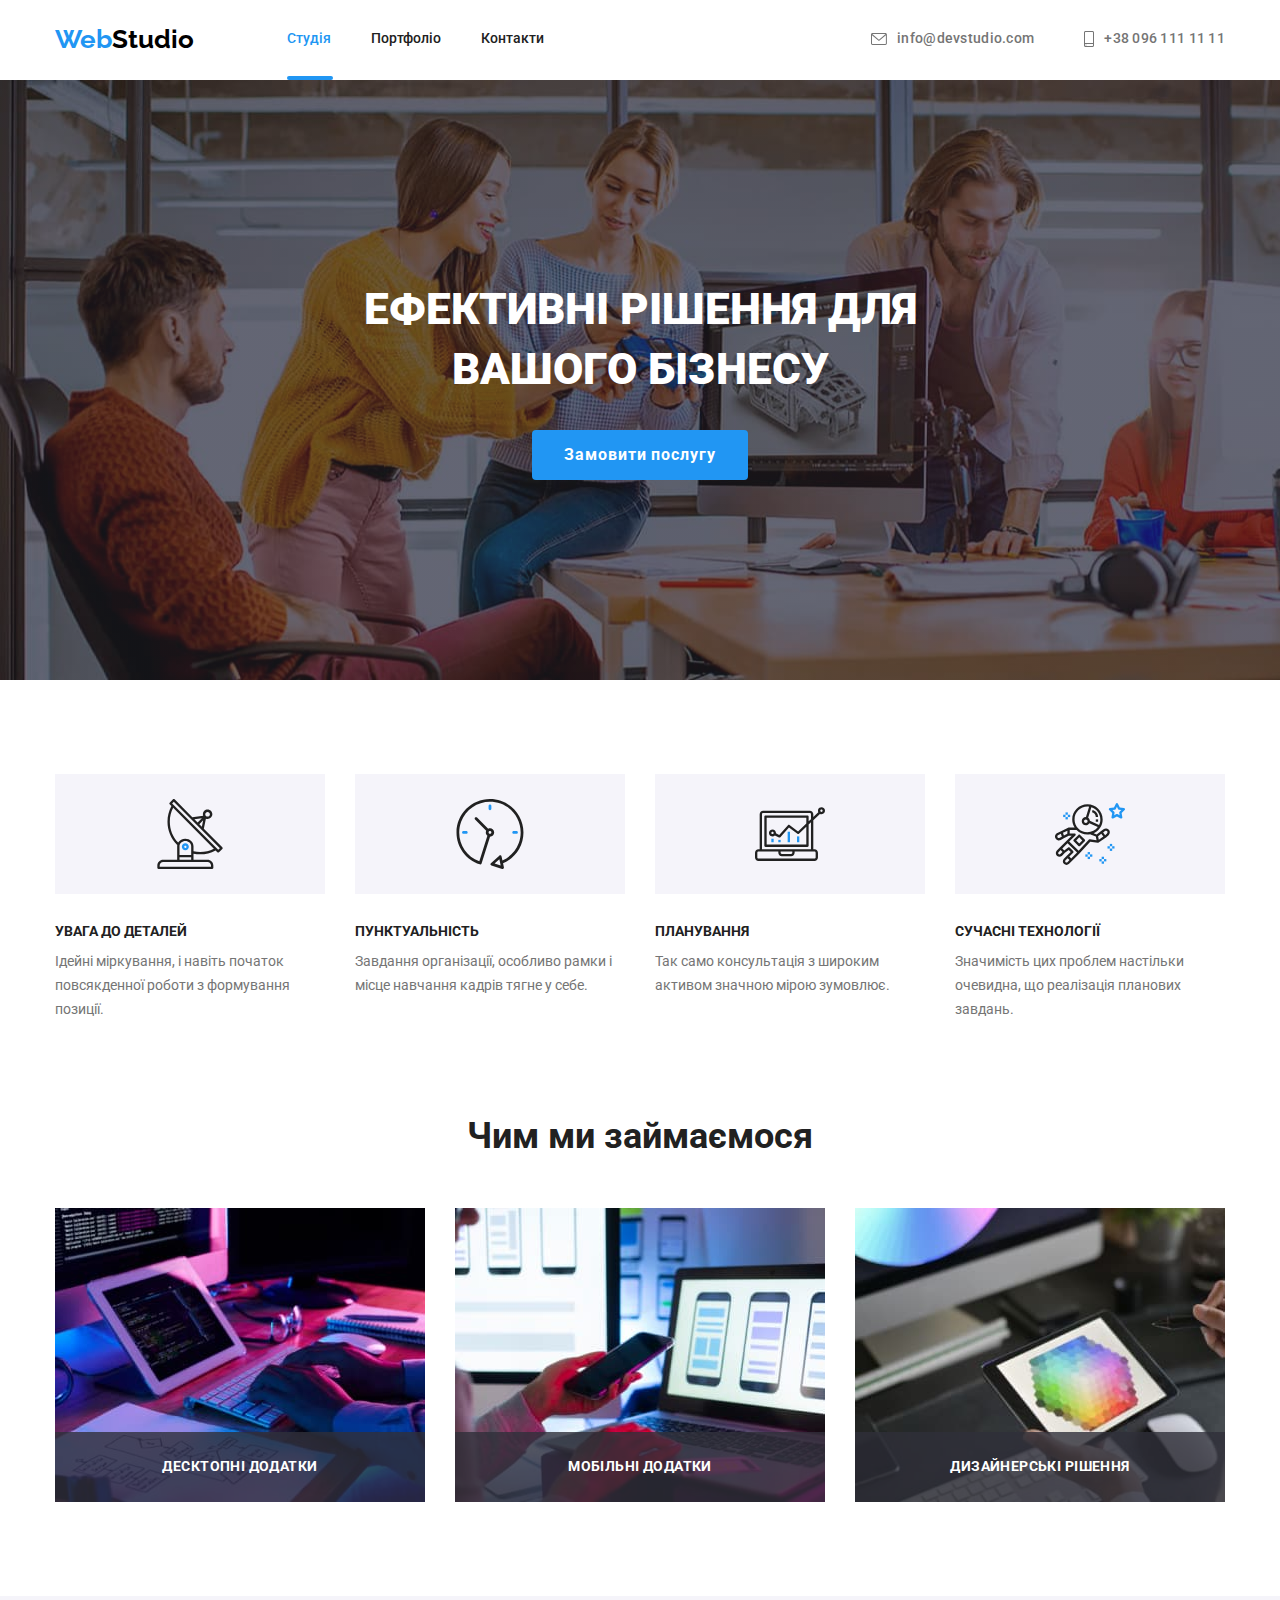
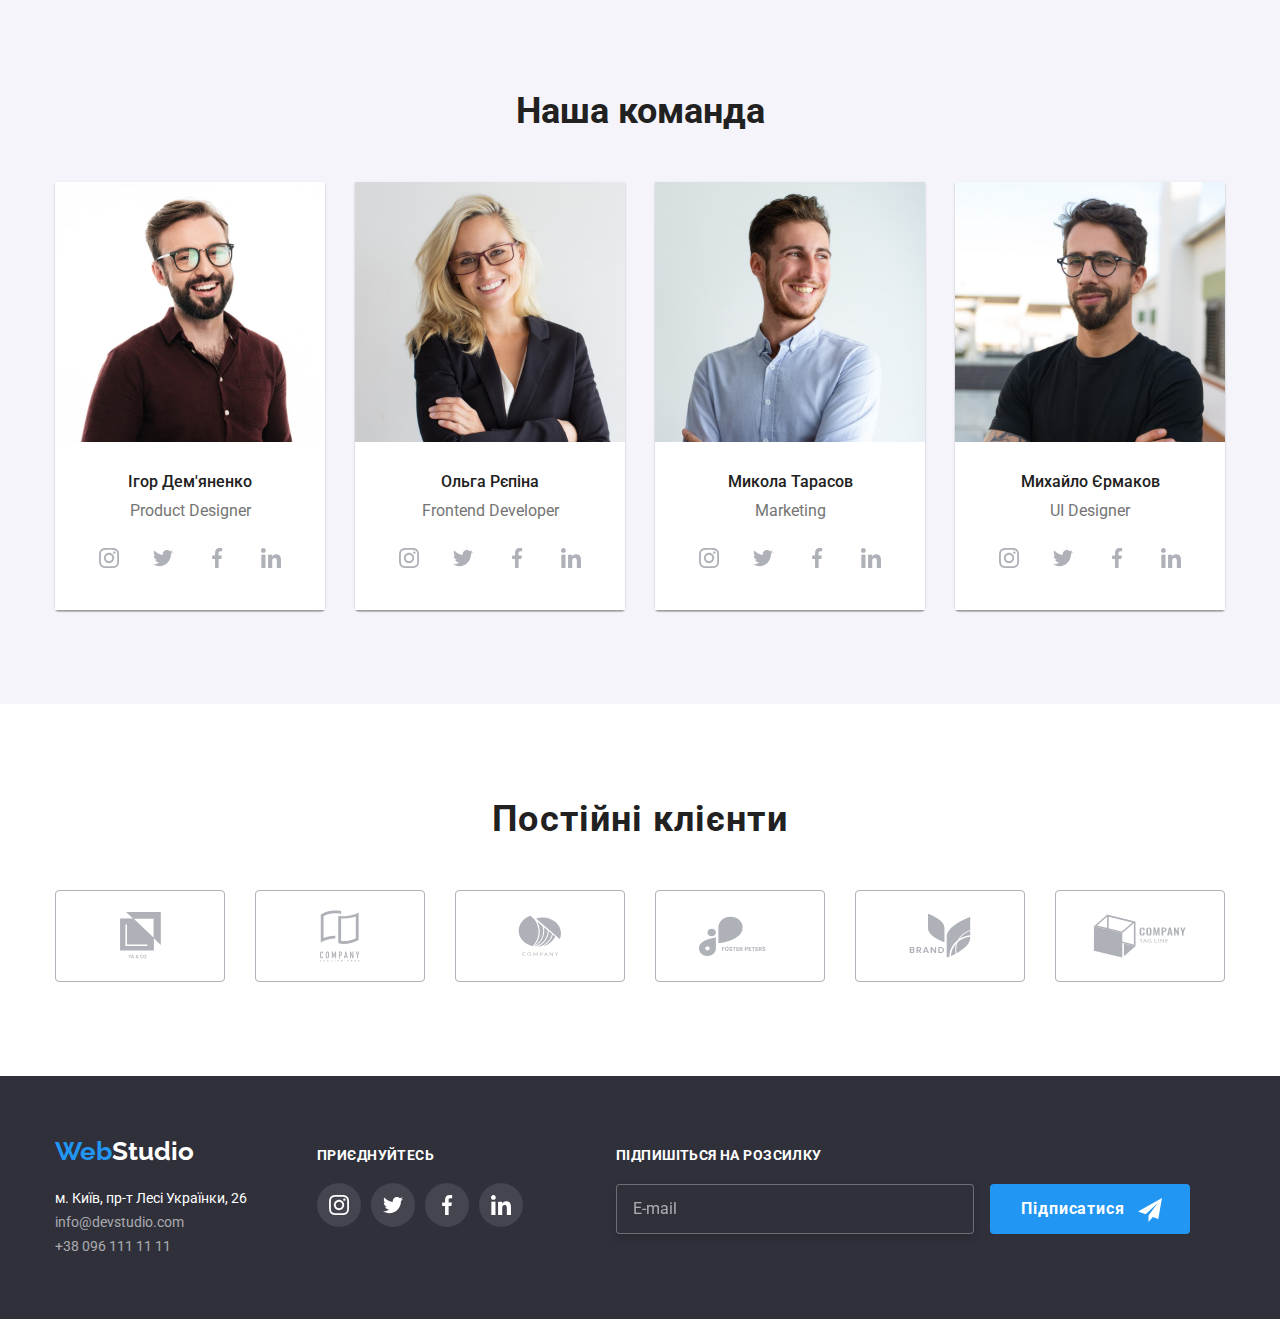
<file: index.html>
<!DOCTYPE html>
<html lang="uk">
<head>
   <meta charset="UTF-8">
   <meta http-equiv="X-UA-Compatible" content="IE=edge">
   <meta name="viewport" content="width=device-width, initial-scale=1.0">
   <title>Document</title>
   <link rel="preconnect" href="https://fonts.googleapis.com">
   <link rel="preconnect" href="https://fonts.gstatic.com" crossorigin>
   <link rel="preconnect" href="https://fonts.googleapis.com">
   <link rel="preconnect" href="https://fonts.gstatic.com" crossorigin>
   <link rel="preconnect" href="https://fonts.googleapis.com">
<link rel="preconnect" href="https://fonts.gstatic.com" crossorigin>
<link href="https://fonts.googleapis.com/css2?family=Raleway:wght@700&family=Roboto:wght@400;500;700;900&display=swap" rel="stylesheet">
   <link rel="stylesheet" href="https://cdn.jsdelivr.net/npm/modern-normalize@1.1.0/modern-normalize.min.css">
<link rel="stylesheet" href="./css/styles.css">
</head>
<body>
   <header class="main-page-header">
      <div class="container page-header-container">
      <nav class="page-navigation">
      <a href="./index.html" class="page-header-link link" lang="en"><span class="logo">Web</span>Studio</a>            
      <ul class="nav-style list">
      <li><a class="nav-style link current" href="./index.html">Студія</a></li>
      <li><a class="nav-style link" href="./portfolio.html">Портфоліо</a></li>
      <li><a class="nav-style link" href="">Контакти</a></li>
      </ul>
      </nav>     
      <ul class="contacts-list list">
   <li><a class="contacts-link link" href="mailto:info@devstudio.com">
      <svg class="contacts-icon" width="16" height="12">
         <use href="./images/sprite.svg#icon-envelope"></use>
      </svg>
      info@devstudio.com</a></li>
   <li><a class="contacts-link link" href="tel:+380961111111">
      <svg class="contacts-icon" width="10" height="16">
         <use href="./images/sprite.svg#icon-smartphone"></use>
      </svg>
      +38 096 111 11 11</a></li>
      </ul>
      </div>
   </header>
   <main>
   <section class="hero">
      <div class="container">         
         <h1 class="hero-title">ЕФЕКТИВНІ РІШЕННЯ ДЛЯ ВАШОГО БІЗНЕСУ</h1>
         <button type="button" class="button" data-modal-open>Замовити послугу</button>
      </div>
   </section>
   <section class="feature section">
      <div class="container">
         <h2 class="visually-hidden">Особливості</h2>
         <ul class="feature-list list">
            <li class="feature-list-item">
               <div class="feature-icon-box">
                  <svg class="feature-icon" width="70" height="70">
                     <use href="./images/sprite.svg#icon-antenna"></use>
                  </svg>
               </div>
               <h3 class="feature-title">УВАГА ДО ДЕТАЛЕЙ</h3>
               <p class="feature-text">Ідейні міркування, і навіть початок повсякденної роботи з формування позиції.</p>
            </li>
            <li class="feature-list-item">
               <div class="feature-icon-box">
                  <svg class="feature-icon" width="70" height="70">
                     <use href="./images/sprite.svg#icon-clock"></use>
                  </svg>
               </div>
               <h3 class="feature-title">ПУНКТУАЛЬНІСТЬ</h3>
               <p class="feature-text">Завдання організації, особливо рамки і місце навчання кадрів тягне у себе.</p>
            </li>
            <li class="feature-list-item">
               <div class="feature-icon-box">
                  <svg class="feature-icon" width="70" height="70">
                     <use href="./images/sprite.svg#icon-diagram"></use>
                  </svg>
               </div>
               <h3 class="feature-title">ПЛАНУВАННЯ</h3>
               <p class="feature-text">Так само консультація з широким активом значною мірою зумовлює.</p>
            </li>
            <li class="feature-list-item">
               <div class="feature-icon-box">
                  <svg class="feature-icon" width="70" height="70">
                     <use href="./images/sprite.svg#icon-astronaut"></use>
                  </svg>
               </div>
               <h3 class="feature-title">СУЧАСНІ ТЕХНОЛОГІЇ</h3>
               <p class="feature-text">Значимість цих проблем настільки очевидна, що реалізація планових завдань.</p>
            </li>
         </ul>
      </div>
   </section>
   <section class="example section">
      <div class="container">
         <h2 class="example-section-title">Чим ми займаємося</h2>
         <ul class="example-list list">
            <li class="example-list-item">
               <img src="./images/image_1.jpg" alt="програміст працює на своєму робочому місці" width="370">
            <p class="example-text">Десктопні додатки</p>
            </li>
            <li class="example-list-item">
               <img src="./images/image_2.jpg" alt="дизайнери розробляють мобільні додатки" width="370">
            <p class="example-text">Мобільні додатки</p>           
            </li>
            <li class="example-list-item">
               <img src="./images/image_3.jpg" alt="веб-дизайнер працює з графічним планшетом" width="370">
            <p class="example-text">Дизайнерські рішення</p>                      
            </li>
         </ul>
      </div>      
   </section>
   <section class="team section">
      <div class="container">
         <h2 class="team-section-title">Наша команда</h2>
         <ul class="team-list list">
            <li class="team-list-item">
                  <img src="./images/image_4.jpg" alt="фото продакт дизайнера" width="270">
                  <div class="team-card-wrapper">
                     <h3 class="team-title">Ігор Дем'яненко</h3>
                     <p class="team-text" lang="en">Product Designer</p>
                     <ul class="social-list list">
                        <li class="social-list-item">
                           <a href="" class="social-list-link">
                              <svg class="social-list-icon" width="20" height="20">
                                 <use href="./images/sprite.svg#icon-instagram"></use>
                              </svg>
                           </a>
                        </li>
                        <li class="social-list-item">
                           <a href="" class="social-list-link">
                              <svg class="social-list-icon" width="20" height="20">
                                 <use href="./images/sprite.svg#icon-twitter"></use>
                              </svg>
                           </a>
                        </li>
                        <li class="social-list-item">
                           <a href="" class="social-list-link">
                              <svg class="social-list-icon" width="20" height="20">
                                 <use href="./images/sprite.svg#icon-facebook"></use>
                              </svg>
                           </a>
                        </li>
                        <li class="social-list-item">
                           <a href="" class="social-list-link">
                              <svg class="social-list-icon" width="20" height="20">
                                 <use href="./images/sprite.svg#icon-linkedin"></use>
                              </svg>
                           </a>
                        </li>
                     </ul>                  
                  </div>                  
               </li>                       
            <li class="team-list-item">
               <img src="./images/image_5.jpg" alt="фото фронтенд розробника" width="270">
               <div class="team-card-wrapper">
                  <h3 class="team-title">Ольга Рєпіна</h3>
                  <p class="team-text" lang="en">Frontend Developer</p>
                  <ul class="social-list list">
                     <li class="social-list-item">
                        <a href="" class="social-list-link">
                           <svg class="social-list-icon" width="20" height="20">
                              <use href="./images/sprite.svg#icon-instagram"></use>
                           </svg>
                        </a>
                     </li>
                     <li class="social-list-item">
                        <a href="" class="social-list-link">
                           <svg class="social-list-icon" width="20" height="20">
                              <use href="./images/sprite.svg#icon-twitter"></use>
                           </svg>
                        </a>
                     </li>
                     <li class="social-list-item">
                        <a href="" class="social-list-link">
                           <svg class="social-list-icon" width="20" height="20">
                              <use href="./images/sprite.svg#icon-facebook"></use>
                           </svg>
                        </a>
                     </li>
                     <li class="social-list-item">
                        <a href="" class="social-list-link">
                           <svg class="social-list-icon" width="20" height="20">
                              <use href="./images/sprite.svg#icon-linkedin"></use>
                           </svg>
                        </a>
                     </li>
                  </ul>               
               </div>               
            </li>
            <li class="team-list-item">
               <img src="./images/image_6.jpg" alt="фото маркетолога" width="270">
               <div class="team-card-wrapper">
                  <h3 class="team-title">Микола Тарасов</h3>
                  <p class="team-text" lang="en">Marketing</p>
                  <ul class="social-list list">
                     <li class="social-list-item">
                        <a href="" class="social-list-link">
                           <svg class="social-list-icon" width="20" height="20">
                              <use href="./images/sprite.svg#icon-instagram"></use>
                           </svg>
                        </a>
                     </li>
                     <li class="social-list-item">
                        <a href="" class="social-list-link">
                           <svg class="social-list-icon" width="20" height="20">
                              <use href="./images/sprite.svg#icon-twitter"></use>
                           </svg>
                        </a>
                     </li>
                     <li class="social-list-item">
                        <a href="" class="social-list-link">
                           <svg class="social-list-icon" width="20" height="20">
                              <use href="./images/sprite.svg#icon-facebook"></use>
                           </svg>
                        </a>
                     </li>
                     <li class="social-list-item">
                        <a href="" class="social-list-link">
                           <svg class="social-list-icon" width="20" height="20">
                              <use href="./images/sprite.svg#icon-linkedin"></use>
                           </svg>
                        </a>
                     </li>
                  </ul>               
               </div>               
            </li>
            <li class="team-list-item">
               <img src="./images/image_7.jpg" alt="фото дизайнера інтерфейсу користувача" width="270">
               <div class="team-card-wrapper">
                  <h3 class="team-title">Михайло Єрмаков</h3>
                  <p class="team-text" lang="en">UI Designer</p>
                  <ul class="social-list list">
                     <li class="social-list-item">
                        <a href="" class="social-list-link">
                           <svg class="social-list-icon" width="20" height="20">
                              <use href="./images/sprite.svg#icon-instagram"></use>
                           </svg>
                        </a>
                     </li>
                     <li class="social-list-item">
                        <a href="" class="social-list-link">
                           <svg class="social-list-icon" width="20" height="20">
                              <use href="./images/sprite.svg#icon-twitter"></use>
                           </svg>
                        </a>
                     </li>
                     <li class="social-list-item">
                        <a href="" class="social-list-link">
                           <svg class="social-list-icon" width="20" height="20">
                              <use href="./images/sprite.svg#icon-facebook"></use>
                           </svg>
                        </a>
                     </li>
                     <li class="social-list-item">
                        <a href="" class="social-list-link">
                           <svg class="social-list-icon" width="20" height="20">
                              <use href="./images/sprite.svg#icon-linkedin"></use>
                           </svg>
                        </a>
                     </li>
                  </ul>               
               </div>
            </li>
         </ul>
      </div>         
   </section>
   
   <section class="clients section">
      <div class="container">
         <h2 class="clients-section-title">Постійні клієнти</h2>
         <ul class="clients-list list">
            <li class="clients-list-item">
               <a href="" class="clients-list-link link">
                  <svg class="clients-list-icon"  width="41" height="46.7">
                     <use href="./images/sprite.svg#icon-ya-co-company"></use>
                  </svg>
               </a>
            </li>
            <li class="clients-list-item">
               <a href="" class="clients-list-link">
                  <svg class="clients-list-icon" width="40" height="52">
                     <use href="./images/sprite.svg#icon-tag-line-here-company"></use>
                  </svg>
               </a>
            </li>
            <li class="clients-list-item">
               <a href="" class="clients-list-link">
                  <svg class="clients-list-icon" width="43.46" height="41.18">
                     <use href="./images/sprite.svg#icon-company"></use>
                  </svg>
               </a>
            </li>
            <li class="clients-list-item">
               <a href="" class="clients-list-link">
                  <svg class="clients-list-icon" width="84.44" height="40.62">
                     <use href="./images/sprite.svg#icon-foster-peters-company"></use>
                  </svg>
               </a>
            </li>
            <li class="clients-list-item">
               <a href="" class="clients-list-link">
                  <svg class="clients-list-icon" width="62.54" height="45.43">
                     <use href="./images/sprite.svg#icon-brand-company"></use>
                  </svg>
               </a>
            </li>
            <li class="clients-list-item">
               <a href="" class="clients-list-link">
                  <svg class="clients-list-icon" width="93.79" height="43.93">
                     <use href="./images/sprite.svg#icon-tag-line-company"></use>
                  </svg>
               </a>
            </li>
         </ul>
      </div>
   </section>
   </main>
   <footer class="page-footer">
      <div class="footer-box container">
         <div class="main-footer">
            <div class="page-footer-logo">
               <a href="./index.html" class="page-footer-link link" lang="en"><span class="logo">Web</span>Studio</a>
            </div>
            <address>
               <ul class="address list">
                  <li><a class="address-text link"
                        href="https://www.google.com.ua/maps/place/%D0%B1%D1%83%D0%BB.+%D0%9B%D0%B5%D1%81%D0%B8+%D0%A3%D0%BA%D1%80%D0%B0%D0%B8%D0%BD%D0%BA%D0%B8,+26,+%D0%9A%D0%B8%D0%B5%D0%B2,+02000/@50.426584,30.5339011,17z/data=!3m1!4b1!4m5!3m4!1s0x40d4cf0e033ecbe9:0x57a4dffefec77da0!8m2!3d50.4265807!4d30.5383859?hl=ru"
                        target="_blank" rel="noopener noreferrer">м. Київ, пр-т Лесі Українки, 26</a></li>
                  <li><a class="address-link link" href="mailto:info@devstudio.com">info@devstudio.com</a></li>
                  <li><a class="address-link link" href="tel:+380961111111">+38 096 111 11 11</a></li>
               </ul>
            </address>
         </div>
         
         <div class="footer-wrapper">
            <p class="footer-text">приєднуйтесь</p>
            <ul class="footer-list list">
               <li class="footer-list-item">
                  <a href="" class="footer-list-link">
                     <svg class="footer-list-icon" width="20" height="20">
                        <use href="./images/sprite.svg#icon-instagram"></use>
                     </svg>
                  </a>
               </li>
               <li class="footer-list-item">
                  <a href="" class="footer-list-link">
                     <svg class="footer-list-icon" width="20" height="20">
                        <use href="./images/sprite.svg#icon-twitter"></use>
                     </svg>
                  </a>
               </li>
               <li class="footer-list-item">
                  <a href="" class="footer-list-link">
                     <svg class="footer-list-icon" width="20" height="20">
                        <use href="./images/sprite.svg#icon-facebook"></use>
                     </svg>
                  </a>
               </li>
               <li class="footer-list-item">
                  <a href="" class="footer-list-link">
                     <svg class="footer-list-icon" width="20" height="20">
                        <use href="./images/sprite.svg#icon-linkedin"></use>
                     </svg>
                  </a>
               </li>
            </ul>
         </div>
         <div class="footer-subscribe">
            <p class="footer-subscribe-text">Підпишіться на розсилку</p>
            <form class="footer-form">
               <label for="subscribe" class="visually-hidden">E-mail</label>
               <span class="footer-form-wrapper">
                  <input name="user_email" class="footer-form-input" type="email" id="subscribe" placeholder="E-mail">                  
               </span>
               <button class="footer-form-btn" type="submit">Підписатися
                  <svg class="footer-form-icon" width="24" height="24">
                     <use href="./images/icons.svg#icon-send"></use>
                  </svg>
               </button>
            </form>
         </div>
      </div>      
   </footer>
   <div class="backdrop is-hidden" data-modal>
      <div class="modal">
         <button type="button" class="modal-close-button" data-modal-close>
            <svg class="modal-close-button-icon" width="18" height="18">
               <use href="./images/sprite.svg#icon-close"></use>
            </svg>
         </button>
         <p class="modal-caption">Залиште свої дані, ми вам передзвонимо</p>
         <form class="modal-form">
            <label class="modal-form-field">
               <span class="modal-form-field-desc">Ім'я</span>
               <span class="modal-form-input-wrapper">
                  <input name="user_name" type="text" class="modal-form-input" pattern="[a-zA-Zа-яА-ЯіІїЇ]+">
                  <svg class="modal-form-icon" width="18" height="18">
                     <use href="./images/icons.svg#icon-person-black"></use>
                  </svg>
               </span>               
            </label>
            <label class="modal-form-field">
               <span class="modal-form-field-desc">Телефон</span>
               <span class="modal-form-input-wrapper">                  
                  <input name="user_phone_number" type="tel" class="modal-form-input" pattern="[0-9]{3}-[0-9]{3}-[0-9]{2}-[0-9]{2}" title="xxx-xxx-xx-xx">
                  <svg class="modal-form-icon" width="18" height="18">
                     <use href="./images/icons.svg#icon-phone-black"></use>
                  </svg>
               </span>    
            </label>
            <label class="modal-form-field">
               <span class="modal-form-field-desc">Пошта</span>
               <span class="modal-form-input-wrapper">
                  <input name="user_email" type="email" class="modal-form-input">
                  <svg class="modal-form-icon" width="18" height="18">
                     <use href="./images/icons.svg#icon-email-black"></use>
                  </svg>
               </span>     
            </label>
            <label class="modal-form-field">
               <span class="modal-form-field-desc">Коментар</span>               
               <textarea 
               name="user_message" 
               class="modal-form-message" 
               placeholder="Введіть текст"
               ></textarea>
            </label>
            <label class="modal-form-check-wrapper">
               <input name="user_policy" type="checkbox" class="modal-form-check visually-hidden" />
               <svg class="modal-form-own-check" width="16" height="16">
                  <use class="modal-form-own-check-icon" href="./images/icons.svg#icon-check"></use>
               </svg>
               Погоджуюся з розсилкою та приймаю&nbsp; <a href="" class="modal-form-link">Умови договору</a>
            </label>
            <button type="submit" class="modal-form-btn">Відправити</button>            
         </form>
      </div>
   </div>
   <script src="./js/modal.js"></script>
</body>
</html>
</file>
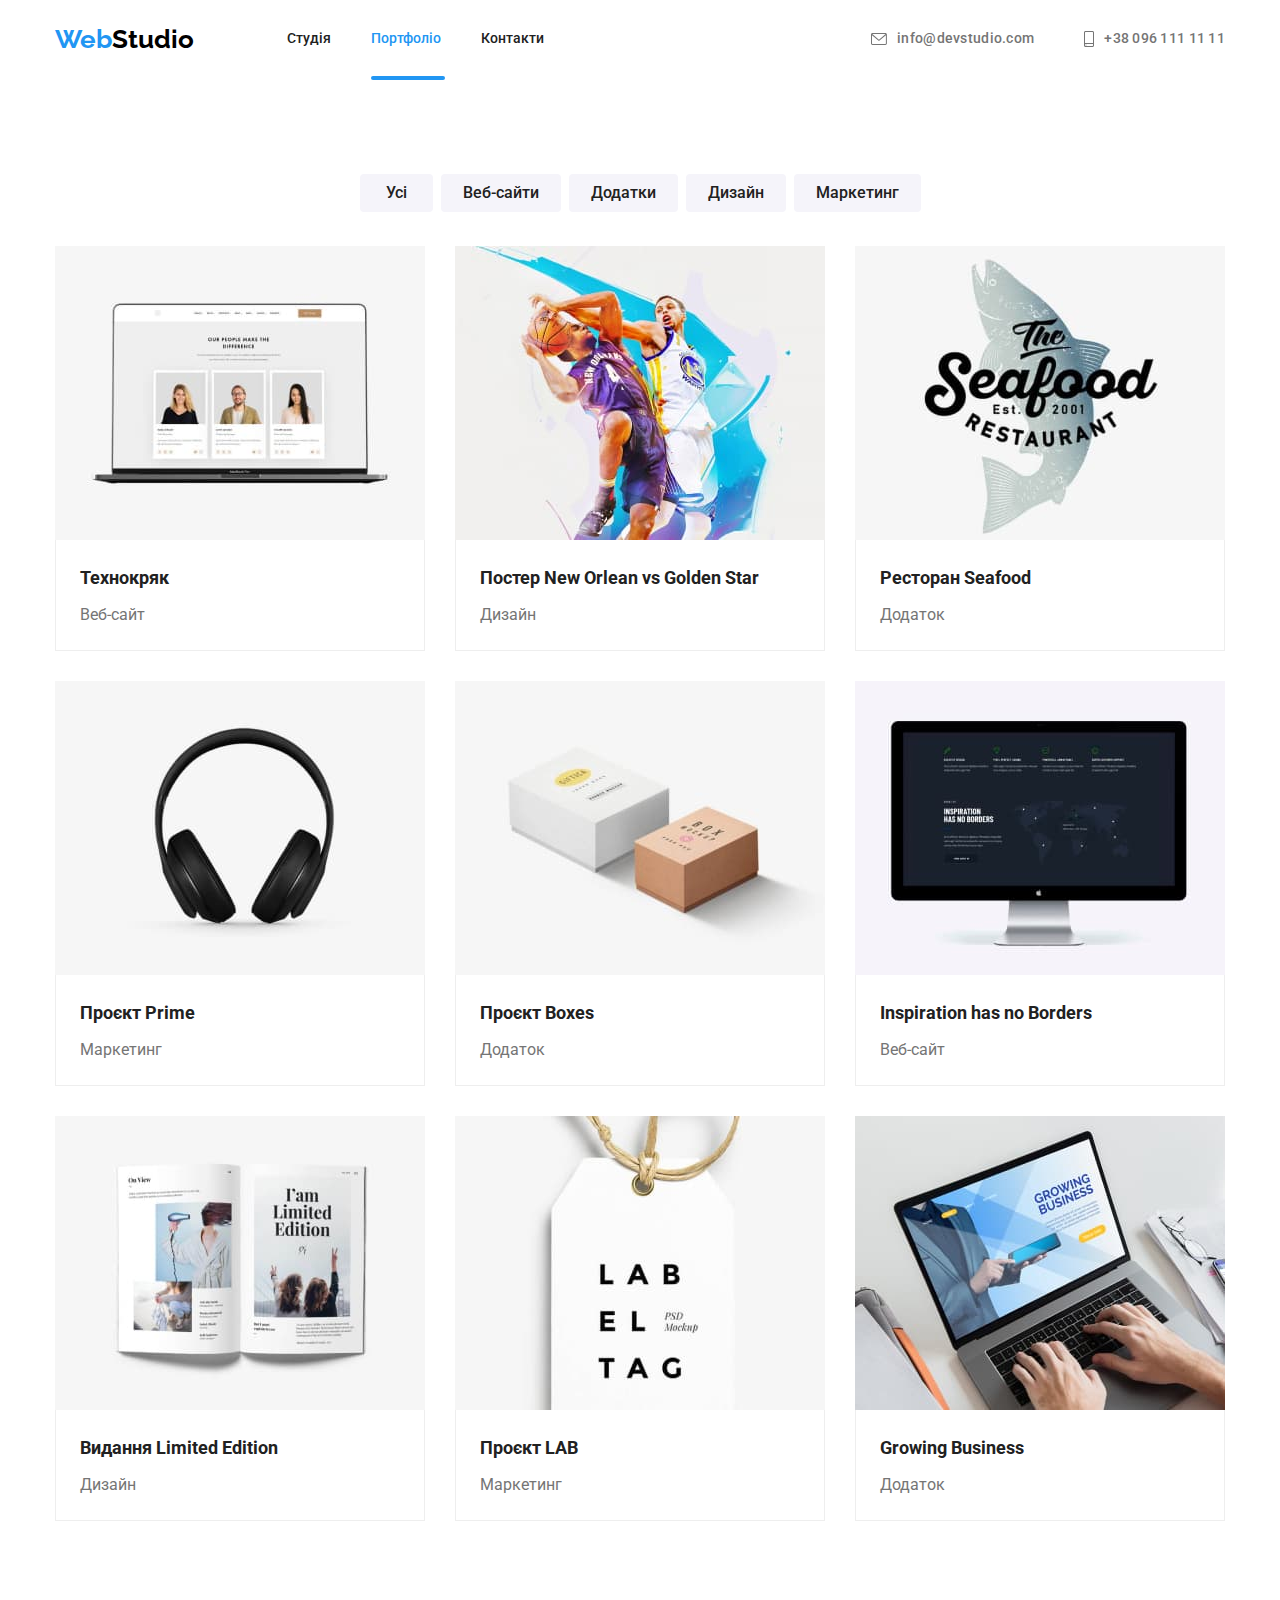
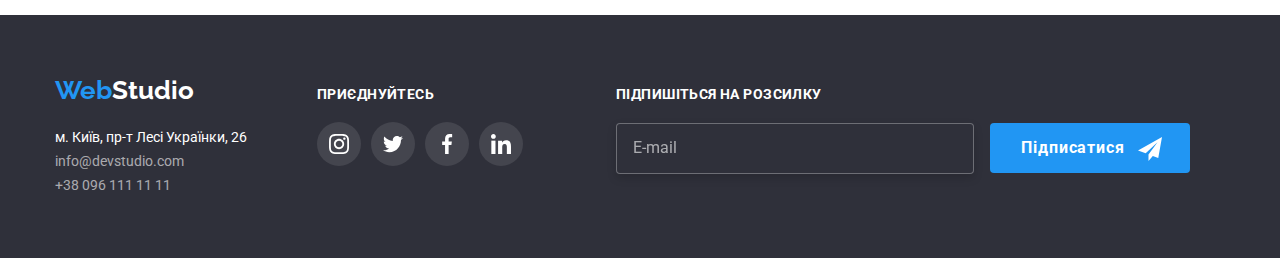
<file: portfolio.html>
<!DOCTYPE html>
<html lang="uk">

<head>
   <meta charset="UTF-8">
   <meta http-equiv="X-UA-Compatible" content="IE=edge">
   <meta name="viewport" content="width=device-width, initial-scale=1.0">
   <title>Document</title>
   <link rel="preconnect" href="https://fonts.googleapis.com">
   <link rel="preconnect" href="https://fonts.gstatic.com" crossorigin>
   <link href="https://fonts.googleapis.com/css2?family=Raleway:wght@700&family=Roboto:wght@400;500;700;900&display=swap"
      rel="stylesheet">
   <link rel="stylesheet" href="https://cdn.jsdelivr.net/npm/modern-normalize@1.1.0/modern-normalize.min.css">
   <link rel="stylesheet" href="./css/styles.css">
</head>

<body>
   <header class="main-page-header">
      <div class="container page-header-container">
         <nav class="page-navigation">
            <a href="./index.html" class="page-header-link link" lang="en"><span class="logo">Web</span>Studio</a>
            <ul class="nav-style list">
               <li><a class="nav-style link" href="./index.html">Студія</a></li>
               <li><a class="nav-style link current" href="./portfolio.html">Портфоліо</a></li>
               <li><a class="nav-style link" href="">Контакти</a></li>
            </ul>
         </nav>
         <ul class="contacts-list list">
            <li><a class="contacts-link link" href="mailto:info@devstudio.com">
                  <svg class="contacts-icon" width="16" height="12">
                     <use href="./images/sprite.svg#icon-envelope"></use>
                  </svg>
                  info@devstudio.com</a></li>
            <li><a class="contacts-link link" href="tel:+380961111111">
                  <svg class="contacts-icon" width="10" height="16">
                     <use href="./images/sprite.svg#icon-smartphone"></use>
                  </svg>
                  +38 096 111 11 11</a></li>
         </ul>
      </div>
   </header>
   <main>
      <section class="projects section">
         <div class="container">
            <h1 class="visually-hidden">Проєкти</h1>
            <ul class="projects-filter list">
               <li><button type="button" class="button-secondary">Усі</button></li>
               <li><button type="button" class="button-secondary">Веб-сайти</button></li>
               <li><button type="button" class="button-secondary">Додатки</button></li>
               <li><button type="button" class="button-secondary">Дизайн</button></li>
               <li><button type="button" class="button-secondary">Маркетинг</button></li>
            </ul>
            <ul class="projects-list list">
               <li class="projects-list-item">
                  <a href="" class="projects-link link">
                     <div class="projects-thumb">
                        <img src="./images/img-8.jpg" alt="фото працівників у ноутбуці" width="370">
                        <div class="projects-overlay">
                           <p class="projects-overlay-text">Ресурс пропонує комплексні пропозиції з різним рівнем функціоналу та сервісів.
                              Все це дозволить відвідувачу
                              отримати
                              вичерпні відомості про компанію чи приватну особу.</p>
                        </div>
                     </div>
                     <div class="projects-card-wrapper">
                        <h2 class="projects-title">Технокряк</h2>
                        <p class="projects-text">Веб-сайт</p>
                     </div>
                  </a>                                    
               </li>
               <li class="projects-list-item">
                  <a href="" class="projects-link link">
                     <div class="projects-thumb">
                        <img src="./images/img-9.jpg" alt="фото двох баскетболістів" width="370">
                        <div class="projects-overlay">
                           <p class="projects-overlay-text">Ресурс пропонує комплексні пропозиції з різним рівнем функціоналу та
                              сервісів.
                              Все це дозволить відвідувачу
                              отримати
                              вичерпні відомості про компанію чи приватну особу.</p>
                        </div>
                     </div>
                     <div class="projects-card-wrapper">
                        <h2 class="projects-title">Постер New Orlean vs Golden Star</h2>
                        <p class="projects-text">Дизайн</p>
                     </div>
                  </a>
               </li>
               <li class="projects-list-item">
                  <a href="" class="projects-link link">
                     <div class="projects-thumb">
                        <img src="./images/img-10.jpg" alt="логотип ресторану" width="370">
                        <div class="projects-overlay">
                           <p class="projects-overlay-text">Ресурс пропонує комплексні пропозиції з різним рівнем функціоналу та
                              сервісів.
                              Все це дозволить відвідувачу
                              отримати
                              вичерпні відомості про компанію чи приватну особу.</p>
                        </div>
                     </div>
                     <div class="projects-card-wrapper">
                        <h2 class="projects-title">Ресторан Seafood</h2>
                        <p class="projects-text">Додаток</p>
                     </div>
                  </a>
               </li>
               <li class="projects-list-item">
                  <a href="" class="projects-link link">
                     <div class="projects-thumb">
                        <img src="./images/img-11.jpg" alt="фото навушників" width="370">
                        <div class="projects-overlay">
                           <p class="projects-overlay-text">Ресурс пропонує комплексні пропозиції з різним рівнем функціоналу та
                              сервісів.
                              Все це дозволить відвідувачу
                              отримати
                              вичерпні відомості про компанію чи приватну особу.</p>
                        </div>
                     </div>
                     <div class="projects-card-wrapper">
                        <h2 class="projects-title">Проєкт Prime</h2>
                        <p class="projects-text">Маркетинг</p>
                     </div>
                  </a>
               </li>
               <li class="projects-list-item">
                  <a href="" class="projects-link link">
                     <div class="projects-thumb">
                        <img src="./images/img-12.jpg" alt="фото двох маленьких коробочок" width="370">
                        <div class="projects-overlay">
                           <p class="projects-overlay-text">Ресурс пропонує комплексні пропозиції з різним рівнем функціоналу та
                              сервісів.
                              Все це дозволить відвідувачу
                              отримати
                              вичерпні відомості про компанію чи приватну особу.</p>
                        </div>
                     </div>
                     <div class="projects-card-wrapper">
                        <h2 class="projects-title">Проєкт Boxes</h2>
                        <p class="projects-text">Додаток</p>
                     </div>
                  </a>
               </li>
               <li class="projects-list-item">
                  <a href="" class="projects-link link">
                     <div class="projects-thumb">
                        <img src="./images/img-13.jpg" alt="фото монітору" width="370">
                        <div class="projects-overlay">
                           <p class="projects-overlay-text">Ресурс пропонує комплексні пропозиції з різним рівнем функціоналу та
                              сервісів.
                              Все це дозволить відвідувачу
                              отримати
                              вичерпні відомості про компанію чи приватну особу.</p>
                        </div>
                     </div>
                     <div class="projects-card-wrapper">
                        <h2 class="projects-title">Inspiration has no Borders</h2>
                        <p class="projects-text">Веб-сайт</p>
                     </div>
                  </a>
               </li>
               <li class="projects-list-item">
                  <a href="" class="projects-link link">
                     <div class="projects-thumb">
                        <img src="./images/img-14.jpg" alt="фото розгорнутого журналу" width="370">
                        <div class="projects-overlay">
                           <p class="projects-overlay-text">Ресурс пропонує комплексні пропозиції з різним рівнем функціоналу та
                              сервісів.
                              Все це дозволить відвідувачу
                              отримати
                              вичерпні відомості про компанію чи приватну особу.</p>
                        </div>
                     </div>
                     <div class="projects-card-wrapper">
                        <h2 class="projects-title">Видання Limited Edition</h2>
                        <p class="projects-text">Дизайн</p>
                     </div>
                  </a>
               </li>
               <li class="projects-list-item">
                  <a href="" class="projects-link link">
                     <div class="projects-thumb">
                        <img src="./images/img-15.jpg" alt="фото бірки" width="370">
                        <div class="projects-overlay">
                           <p class="projects-overlay-text">Ресурс пропонує комплексні пропозиції з різним рівнем функціоналу та
                              сервісів.
                              Все це дозволить відвідувачу
                              отримати
                              вичерпні відомості про компанію чи приватну особу.</p>
                        </div>
                     </div>
                     <div class="projects-card-wrapper">
                        <h2 class="projects-title">Проєкт LAB</h2>
                        <p class="projects-text">Маркетинг</p>
                     </div>
                  </a>
               </li>
               <li class="projects-list-item">
                  <a href="" class="projects-link link">
                     <div class="projects-thumb">
                        <img src="./images/img-16.jpg" alt="фото розгорнутого ноутбуку" width="370">
                        <div class="projects-overlay">
                           <p class="projects-overlay-text">Ресурс пропонує комплексні пропозиції з різним рівнем функціоналу та
                              сервісів.
                              Все це дозволить відвідувачу
                              отримати
                              вичерпні відомості про компанію чи приватну особу.</p>
                        </div>
                     </div>
                     <div class="projects-card-wrapper">
                        <h2 class="projects-title">Growing Business</h2>
                        <p class="projects-text">Додаток</p>
                     </div>
                  </a>
               </li>
            </ul>
         </div>         
      </section>
   </main>
   <footer class="page-footer">
      <div class="footer-box container">
         <div class="main-footer">
            <div class="page-footer-logo">
               <a href="./index.html" class="page-footer-link link" lang="en"><span class="logo">Web</span>Studio</a>
               </div>
               <address>
                  <ul class="address list">
                     <li><a class="address-text link"
                           href="https://www.google.com.ua/maps/place/%D0%B1%D1%83%D0%BB.+%D0%9B%D0%B5%D1%81%D0%B8+%D0%A3%D0%BA%D1%80%D0%B0%D0%B8%D0%BD%D0%BA%D0%B8,+26,+%D0%9A%D0%B8%D0%B5%D0%B2,+02000/@50.426584,30.5339011,17z/data=!3m1!4b1!4m5!3m4!1s0x40d4cf0e033ecbe9:0x57a4dffefec77da0!8m2!3d50.4265807!4d30.5383859?hl=ru"
                           target="_blank" rel="noopener noreferrer">м. Київ, пр-т Лесі Українки, 26</a></li>
                     <li><a class="address-link link" href="mailto:info@devstudio.com">info@devstudio.com</a></li>
                     <li><a class="address-link link" href="tel:+380961111111">+38 096 111 11 11</a></li>
                  </ul>
               </address>
         </div>
   
         <div class="footer-wrapper">
            <p class="footer-text">приєднуйтесь</p>
            <ul class="footer-list list">
               <li class="footer-list-item">
                  <a href="" class="footer-list-link">
                     <svg class="footer-list-icon" width="20" height="20">
                        <use href="./images/sprite.svg#icon-instagram"></use>
                     </svg>
                  </a>
               </li>
               <li class="footer-list-item">
                  <a href="" class="footer-list-link">
                     <svg class="footer-list-icon" width="20" height="20">
                        <use href="./images/sprite.svg#icon-twitter"></use>
                     </svg>
                  </a>
               </li>
               <li class="footer-list-item">
                  <a href="" class="footer-list-link">
                     <svg class="footer-list-icon" width="20" height="20">
                        <use href="./images/sprite.svg#icon-facebook"></use>
                     </svg>
                  </a>
               </li>
               <li class="footer-list-item">
                  <a href="" class="footer-list-link">
                     <svg class="footer-list-icon" width="20" height="20">
                        <use href="./images/sprite.svg#icon-linkedin"></use>
                     </svg>
                  </a>
               </li>
            </ul>
         </div>
         <div class="footer-subscribe">
            <p class="footer-subscribe-text">Підпишіться на розсилку</p>
            <form class="footer-form">
               <label for="subscribe" class="visually-hidden">E-mail</label>
               <span class="footer-form-wrapper">
                  <input name="user_email" class="footer-form-input" type="email" id="subscribe" placeholder="E-mail">
               </span>
               <button class="footer-form-btn" type="submit">Підписатися
                  <svg class="footer-form-icon" width="24" height="24">
                     <use href="./images/icons.svg#icon-send"></use>
                  </svg>
               </button>
            </form>
         </div>
      </div>
   </footer>
</body>

</html>
</file>
<file: css/styles.css>
:root {
   --primary-font: Roboto, sans-serif;
   --primary-text-color: #757575;
   --title-text-color: #212121;
   --accent-color: #2196F3;
   --primary-bg-color: #FFFFFF;
   --header-logo-color: #000000;
   --address-link-color: rgba(255, 255, 255, 0.6);
   --hero-footer-bg-color: #2F303A;
   --button-hover-focus-bg-color: #188CE8;
   --projects-card-border-color: #EEEEEE;
   --button-secondary-bg-color: #F5F4FA;
   --icons-color: #AFB1B8;
   --transition-dur-and-func: 250ms cubic-bezier(0.4, 0, 0.2, 1);
}

h1,
h2,
h3,
h4,
h5,
h6,
p {
   margin-top: 0;
   margin-bottom: 0;
}

ul,
ol {
   margin-top: 0;
   margin-bottom: 0;
   padding-left: 0;
}

img {
   display: block;
}

.list {
   list-style: none;
}

.link {
   text-decoration: none;
}

button {
   cursor: pointer;
}

body {
   background-color: var(--primary-bg-color);
   color: var(--primary-text-color);
   font-family: var(--primary-font)
}

.container {
   width: 1200px;
   margin-left: auto;
   margin-right: auto;
   padding-left: 15px;
   padding-right: 15px;
}

.section {
   padding-top: 94px;
   padding-bottom: 94px;
}

.visually-hidden {
   position: absolute;
   width: 1px;
   height: 1px;
   margin: -1px;
   border: 0;
   padding: 0;

   white-space: nowrap;
   clip-path: inset(100%);
   clip: rect(0 0 0 0);
   overflow: hidden;
}

/* ====================Header==================== */

.page-header-container {
   display: flex;
   align-items: center;
   justify-content: space-between;
   padding-top: 24px;
   padding-bottom: 25px;
}
/* .main-page-header::after {
   position: absolute;
   display: block;
   content: '';
   width: 100%;
   height: 4px;
   background-color: var(--accent-color);
   top:0;
   left:0;
   border-radius: 2px;   
} */
.nav-style.current {
   position: relative;
}

.nav-style.current::after {
   position: absolute;
      display: block;
      content: '';
      width: 105%;
      height: 4px;
      background-color: var(--accent-color);
      bottom: -33px;
      left: 0;
      border-radius: 2px;      
}

.page-navigation {
   display: flex;
   align-items: center;
   column-gap: 93px;
}

.contacts-list {
   display: flex;
   align-items: center;
   column-gap: 50px;
   font-family: 'Roboto';
   font-style: normal;
   font-weight: 500;
   font-size: 14px;
   line-height: 16px;
   letter-spacing: 0.02em;
}

.page-header-link {
   color: var(--header-logo-color) ;
   font-family: Raleway, sans-serif;
   font-weight: 700;
   font-size: 26px;
   line-height: 1.19;
   transition: color var(--transition-dur-and-func);
}
.page-header-link:hover, .page-header-link:focus {
   color: var(--accent-color);   
}

.logo {
   color: var(--accent-color);
   font-family: Raleway, sans-serif;
   font-weight: 700;
   font-size: 26px;
   line-height: 1.19;   
}

.nav-style {
   display: flex;
   column-gap: 40px;
   color: var(--title-text-color);
   font-family: Roboto, sans-serif;
   font-weight: 500;
   font-size: 14px;
   line-height: 1.14;
   transition: color var(--transition-dur-and-func);
}
.nav-style:hover,
.nav-style:focus {
   color: var(--accent-color);   
}
.nav-style .current {
   color: var(--accent-color);   
}
.contacts-link {
   color: var(--primary-text-color);
   font-family: Roboto, sans-serif;
   font-weight: 500;
   font-size: 14px;
   line-height: 1.14;
   display: flex;
   align-items: center;
   justify-content: center;
   transition: color var(--transition-dur-and-func);
}

.contacts-link:hover, .contacts-link:focus {
   color: var(--accent-color);   
}

.contacts-icon {
   fill: var(--primary-text-color);
   margin-right: 10px;
   transition: fill var(--transition-dur-and-func);
}

.contacts-link:hover .contacts-icon,
.contacts-link:focus .contacts-icon {
   fill: var(--accent-color);   
}


/* ====================hero======================= */
.hero {
   background-color: var(--hero-footer-bg-color);
   background-image:
   linear-gradient(rgba(47, 48, 58, 0.4), rgba(47, 48, 58, 0.4)), url('../images/img-theme.jpg');
   text-align: center;
   padding-bottom: 200px;
   padding-top: 200px;
   background-repeat: no-repeat;
   background-size: cover;
}


.hero-title {
   color: var(--primary-bg-color) ;
   font-style: normal;
   font-weight: 900;
   font-size: 44px;
   line-height: 1.36;
   text-align: center;
   text-transform: uppercase;
   margin-bottom: 30px;
   width: 696px;
   margin-left: auto;
   margin-right: auto;
}

.button {
   color: var(--primary-bg-color);
   background-color: var(--accent-color);
   border: none;
   cursor: pointer;
   font-family: 'Roboto';
   font-weight: 700;
   font-size: 16px;
   line-height: 1.88;
   border-radius: 4px;
   padding: 10px 32px;
   letter-spacing: 0.06em;
   display: inline-block;
   min-width: 216px;
   transition: color var(--transition-dur-and-func), background-color var(--transition-dur-and-func);
}

.button:hover,
.button:focus {
   color: var(--primary-bg-color) ;
   background-color: var(--button-hover-focus-bg-color);   
}

/* =========================feature====================== */

.feature {
   padding-bottom: 47px;
   padding-top: 94px;
}
.feature-title {
   color: var(--title-text-color);
   font-weight: 700;
   font-size: 14px;
   line-height: 1.14;
   margin-bottom: 10px;
}
.feature-text {
   font-weight: 400;
   font-size: 14px;
   line-height: 1.71;
}
.feature-list {
   display: flex;
   flex-wrap: wrap;
   gap: 30px;
}
.feature-list-item {
   flex-basis: calc((100% - 3 * 30px) / 4);
}

.feature-icon-box {
   display: flex;
   justify-content: center;
   align-items: center;
   margin-bottom: 30px;
   padding: 25px 100px;
   background-color: var(--button-secondary-bg-color);
}

/* =================example===================== */
.example {
   padding-top: 47px;
   padding-bottom: 94px;
}
.example-section-title {
   color: var(--title-text-color);
   font-weight: 700;
   font-size: 36px;
   line-height: 1.17;
   margin-bottom: 50px;
   text-align: center;   
}
.example-list {
   display: flex;
   flex-wrap: wrap;
   gap: 30px;
}
.example-list-item {
   flex-basis: calc((100% - 2 * 30px) / 3);
   position: relative;
}

.example-text {
   color: var(--primary-bg-color);
   background: rgba(47, 48, 58, 0.8);
   width: 370px;
   font-weight: 700;
   font-size: 14px;
   line-height: 1.14;
   text-align: center;
   letter-spacing: 0.03em;
   text-transform: uppercase;
   padding-top: 27px;
   padding-bottom: 27px;
   position: absolute;
   bottom: 0;
   left: 0;
}

/* =======================team===================== */
.team {
   background-color: var(--button-secondary-bg-color) ;
}

.team-section-title {
   color: var(--title-text-color) ;
   font-weight: 700;
   font-size: 36px;
   line-height: 1.17;
   margin-bottom: 50px;
   text-align: center;
}
.team-title {
   color: var(--title-text-color);
   font-weight: 500;
   font-size: 16px;
   line-height: 1.19;
   margin-bottom: 10px;
}
.team-text {
   font-weight: 400;
   font-size: 16px;
   line-height: 1.19;
   margin-bottom: 16px;   
}
.team-list {
   display: flex;
   flex-wrap: wrap;
   gap: 30px;
}
.team-list-item {
   flex-basis: calc((100% - 3 * 30px) / 4);
   box-shadow: 0px 1px 3px rgba(0, 0, 0, 0.12), 0px 1px 1px rgba(0, 0, 0, 0.14), 0px 2px 1px rgba(0, 0, 0, 0.2);
      border-radius: 0px 0px 4px 4px;
}
.team-card-wrapper {
   background-color: var(--primary-bg-color) ;
   padding-top: 30px;
   padding-bottom: 30px;
   text-align: center;
   border-top: none;
   border-right: var(--projects-card-border-color);
   border-left: var(--projects-card-border-color);
   border-bottom: var(--projects-card-border-color);
}

.social-list {
   display: flex;
   justify-content: center;
   column-gap: 10px;
}

.social-list-item {

}

.social-list-link {
   display: flex;
   justify-content: center;
   align-items: center;
   width: 44px;
   height: 44px;
   border-radius: 50%;
   background-color: var(--primary-bg-color);
   transition: background-color var(--transition-dur-and-func);
}

.social-list-link:hover,
.social-list-link:focus {
   background-color: var(--accent-color);   
}

.social-list-link:hover .social-list-icon,
.social-list-link:focus .social-list-icon {
   fill: var(--primary-bg-color);   
}

.social-list-icon {
   fill: var(--icons-color);
   transition: fill var(--transition-dur-and-func);
}


/* ======================clients================== */
.clients-section-title {
   color: var(--title-text-color);
   font-weight: 700;
   font-size: 36px;
   line-height: 1.17;
   text-align: center;
   letter-spacing: 0.03em;
   margin-bottom: 50px;
}

.clients-list {
   display: flex;
   justify-content: center;
   column-gap: 30px;
}

.clients-list-item {
   fill: var(--primary-text-color);
}

.clients-list-link {
   display: flex;
   justify-content: center;
   align-items: center;
   box-sizing: border-box;
   border: 1px solid var(--icons-color);
   width: 170px;
   height: 92px;
   border-radius: 4px;
   background-color: var(--primary-bg-color);
   transition: border-color var(--transition-dur-and-func);
}

.clients-list-icon {
   fill: var(--icons-color);
   transition: fill var(--transition-dur-and-func);
}

.clients-list-link:hover, .clients-list-link:focus {
   border-color: var(--accent-color);   
}

.clients-list-link:hover .clients-list-icon,
.clients-list-link:focus .clients-list-icon {
   fill: var(--accent-color);   
}


/* =======================footer=================== */

.page-footer {
   background-color: var(--hero-footer-bg-color);
   padding-top: 60px;
   padding-bottom: 60px;
   transition: color var(--transition-dur-and-func);
}

.page-footer-link {
   color: var(--primary-bg-color) ;
   font-family: Raleway, sans-serif;
   font-weight: 700;
   font-size: 26px;
   line-height: 1.19;
   margin-bottom: 20px;
   transition: color var(--transition-dur-and-func);
}

.page-footer-link:hover,
.page-footer-link:focus {
   color: var(--accent-color);   
}

.page-footer-logo {
   margin-bottom: 20px;
}
.address-text {
   color: var(--primary-bg-color);
   text-decoration: none;
   font-family: Roboto, sans-serif;
   font-style: normal;
   font-weight: 400;
   font-size: 14px;
   line-height: 1.71;
   transition: color var(--transition-dur-and-func);
}

.address-text:hover,
.address-text:focus {
   color: var(--accent-color);
   transition: color var(--transition-dur-and-func);
}

.address-link {
   color: var(--address-link-color);
   font-family: Roboto, sans-serif;
   font-style: normal;
   font-weight: 400;
   font-size: 14px;
   line-height: 1.71;
   transition: color var(--transition-dur-and-func);
}

.address-link:hover,
.address-link:focus {
   color: var(--accent-color);
   transition: color var(--transition-dur-and-func);
}

.footer-wrapper {
   margin-right: 93px;
}

.footer-text {
   font-family: 'Roboto';
   font-style: normal;
   font-weight: 700;
   font-size: 14px;
   line-height: 16px;
   letter-spacing: 0.03em;
   text-transform: uppercase;
   color: var(--primary-bg-color);
   margin-bottom: 20px;
}

.footer-list {
   display: flex;
   justify-content: center;
   column-gap: 10px;
}

.footer-list-item {

}

.footer-list-link {
   display: flex;
   justify-content: center;
   align-items: center;
   width: 44px;
   height: 44px;
   border-radius: 50%;
   background-color: var(--primary-bg-color);
   background: rgba(255, 255, 255, 0.1);
   transition: background-color var(--transition-dur-and-func);
}

.footer-list-link:hover,
.footer-list-link:focus {
   background-color: var(--accent-color);
   transition: background-color var(--transition-dur-and-func);
}

/* .footer-list-link:hover .footer-list-icon,
.footer-list-link:focus .footer-list-icon {
   fill: var(--primary-bg-color);
} */

.footer-list-icon {
   fill: var(--primary-bg-color);
   transition: fill var(--transition-dur-and-func);
}

.main-footer {
   margin-right: 70px;
}

.footer-box {
   display: flex;
   align-items: baseline;
}

.footer-subscribe {
   min-width: 570px;
}

.footer-subscribe-text {
   margin-bottom: 20px;
   font-weight: 700;
   font-size: 14px;
   line-height: 1.14;
   letter-spacing: 0.03em;
   text-transform: uppercase;
   color: var(--primary-bg-color);
}

.footer-form-input {
   width: 358px;
   padding: 15px 16px;
   border: 1px solid rgba(255, 255, 255, 0.3);
   border-radius: 4px;
   filter: drop-shadow(0px 4px 4px rgba(0, 0, 0, 0.15));
   background: var(--hero-footer-bg-color);
   color: var(--primary-bg-color);
   margin-right: 12px;
}

.footer-form-input::placeholder {
   font-weight: 400;
   font-size: 16px;
   line-height: 1.25px;
   color: rgba(255, 255, 255, 0.6);   
}

.footer-form-wrapper {
   /* display: block; */
   /* position: relative;    */
}

.footer-form-icon {
   position: absolute;
   bottom: 0;
   right: 28px;
   transform: translateY(-50%);
}

.footer-form-btn {
   color: var(--primary-bg-color);
   background-color: var(--accent-color);
   border: none;
   cursor: pointer;
   position: relative;
   font-family: 'Roboto';
   font-weight: 700;
   font-size: 16px;
   line-height: 1.88;
   border-radius: 4px;
   padding-top: 10px;   
   padding-bottom: 10px;
   padding-left: 28px;
   padding-right: 62px;
   letter-spacing: 0.06em;
   display: inline-block;
   align-items: center;
   min-width: 200px;
   transition: color var(--transition-dur-and-func), background-color var(--transition-dur-and-func);
}

.footer-form-btn:hover,
.footer-form-btn:focus {
   color: var(--primary-bg-color);
   background-color: var(--button-hover-focus-bg-color);
}

/* =================Portfolio================== */

/* .secondary-page-header::after {
   display: block;
   content: '';
   width: 78px;
   height: 4px;
   background-color: var(--accent-color);
   margin-left: 437px;
   border-radius: 2px;
} */

.projects-filter {
   margin-bottom: 34px;
   display: flex;
   justify-content: center;
   align-items: center;
   column-gap: 8px;
}

.button-secondary {
   text-decoration: none;
   color: var(--title-text-color);
   background-color: var(--button-secondary-bg-color) ;
   min-width: 73px;
   border: none;
   cursor: pointer;
   font-family: 'Roboto';
   font-style: normal;
   font-weight: 500;
   font-size: 16px;
   line-height: 1.63;
   padding: 6px 22px;
   border-radius: 4px;
   transition: color var(--transition-dur-and-func), background-color var(--transition-dur-and-func), box-shadow var(--transition-dur-and-func);
}

.button-secondary:hover,
.button-secondary:focus {
   color: var(--primary-bg-color);
   background-color: var(--accent-color);
   padding: 6px 22px;
   border-radius: 4px;
   box-shadow: 0px 3px 1px rgba(0, 0, 0, 0.1), 0px 1px 2px rgba(0, 0, 0, 0.08), 0px 2px 2px rgba(0, 0, 0, 0.12);
   transition: color var(--transition-dur-and-func), background-color var(--transition-dur-and-func), box-shadow var(--transition-dur-and-func);
}

.projects-list {
   display: flex;
   flex-wrap: wrap;
   gap: 30px;
}
.projects-list-item {
   flex-basis: calc((100% - 8 * 30px) / 9);
   
}

.projects-list-item:hover {
   background: var(--primary-bg-color);
   box-shadow: 0px 1px 1px rgba(0, 0, 0, 0.12), 0px 4px 4px rgba(0, 0, 0, 0.06), 1px 4px 6px rgba(0, 0, 0, 0.16);
   transition: background var(--transition-dur-and-func), box-shadow var(--transition-dur-and-func);
}

.projects-title {
   color: var(--title-text-color);
   font-weight: 700;
   font-size: 18px;
   line-height: 2;
   margin-bottom: 4px;
}
.projects-text {
   font-weight: 400;
   font-size: 16px;
   line-height: 1.88;   
}

.projects-link {
   color: var(--primary-text-color);
}

.projects-thumb {
   position: relative;
   overflow: hidden;
}
.projects-overlay {
   position: absolute;
   height: 100%;
   width: 100%;
   top: 0;
   left: 0;
   transform: translateY(100%);
   transition: transform var(--transition-dur-and-func);

   background: rgba(33, 150, 243, 0.9);
   font-size: 18px;
   line-height: 1.56;
   color: var(--primary-bg-color);
   padding: 63px 24px;
}

.projects-link:hover .projects-overlay,
.projects-link:focus .projects-overlay {
   transform: translateY(0%);
   transition: transform var(--transition-dur-and-func), color var(--transition-dur-and-func);
}

.projects-card-wrapper {
   padding: 20px 24px;
   padding-bottom: 20px;
   border-left: 1px solid var(--projects-card-border-color) ;
   border-right: 1px solid var(--projects-card-border-color) ;
   border-bottom: 1px solid var(--projects-card-border-color) ;
}



/* ====================backdrop=================== */
.backdrop {
   position: fixed;
   top: 0;
   left: 0;
   z-index: 100;
   width: 100%;
   height: 100%;
   background-color: rgba(0, 0, 0, 0.2);
   transition: opacity var(--transition-dur-and-func),
   visibility var(--transition-dur-and-func),
   transform var(--transition-dur-and-func);
}

.backdrop.is-hidden {
   opacity: 0;
   visibility: hidden;
   pointer-events: none;
   transform: scale(2.5);
}

/* ====================backdrop=================== */


/* ====================modal=================== */
.modal {
   position: absolute;
   top: 50%;
   left: 50%;
   transform: translate(-50%, -50%);
   width: 528px;
   height: 581px;
   border-radius: 4px;
   background: rgb(255, 255, 255);
   padding: 40px;
}
.modal-close-button {
   background: var(--primary-bg-color);
   border: 1px solid rgba(0, 0, 0, 0.1);
   position: absolute;
   top: 8px;
   right: 8px;
   display: flex;
   justify-content: center;
   align-items: center;
   width: 30px;
   height: 30px;
   border-radius: 50%;
   padding: 0;
   transition: border-color var(--accent-color);
}

.modal-close-button-icon {
   fill: var(--header-logo-color);
   transition: fill var(--transition-dur-and-func);
}

.modal-close-button:hover {
   border-color: var(--accent-color);   
}

.modal-close-button:hover .modal-close-button-icon {
   fill: var(--accent-color);
}

.modal-caption {
   color: var(--title-text-color);
   font-family: 'Roboto';
   font-weight: 700;
   font-size: 20px;
   line-height: 1.15;
   text-align: center;
   margin-bottom: 12px;
}

/* ====================modal=================== */

/* =================modal form================= */

.modal-form {
   display: flex;
   flex-direction: column;
   row-gap: 10px;
}

.modal-form-field-desc {
   display: block;
   font-weight: 400;
   font-size: 12px;
   line-height: 1.17;
   color: var(--primary-text-color);
   margin-bottom: 4px;
}

.modal-form-input-wrapper {
   display: block;
   position: relative;
}

.modal-form-input {
   width: 100%;
   height: 40px;
   border: 1px solid rgba(33, 33, 33, 0.2);
   border-radius: 4px;
   padding-left: 42px;
   transition: border-color var(--transition-dur-and-func);
}

.modal-form-input:focus {
   outline: none;
   border-color: var(--accent-color);
}

.modal-form-icon {
   position: absolute;
   top: 50%;
   left: 12px;
   transform: translateY(-50%);
   display: block;
   background-color: var(--primary-bg-color);
   transition: fill var(--transition-dur-and-func);
}

.modal-form-input:focus + .modal-form-icon {
   fill: var(--accent-color);
}

.modal-form-message {
   resize: none;
   width: 100%;
   height: 120px;
   padding: 12px 16px;
   border: 1px solid rgba(33, 33, 33, 0.2);
   border-radius: 4px;
   transition: border-color var(--accent-color);
}

.modal-form-message::placeholder {
   color: rgba(117, 117, 117, 0.5);
}

.modal-form-message:focus {
   outline: none;
   border-color: var(--accent-color);
}

.modal-form-btn {
   color: var(--primary-bg-color);
   background-color: var(--accent-color);
   border: none;
   cursor: pointer;
   font-family: 'Roboto';
   font-weight: 700;
   font-size: 16px;
   line-height: 1.88;
   border-radius: 4px;
   padding: 10px 52px;
   letter-spacing: 0.06em;
   display: inline-block;
   align-self: center;
   min-width: 96px;
   transition: color var(--transition-dur-and-func), background-color var(--transition-dur-and-func), filter var(--transition-dur-and-func);
   filter: drop-shadow(0px 4px 4px rgba(0, 0, 0, 0.25));
}

.modal-form-btn:hover,
.modal-form-btn:focus {
   color: var(--primary-bg-color);
   background-color: var(--button-hover-focus-bg-color);
}

.modal-form-link {
   color: var(--accent-color);
}

.modal-form-check-wrapper {
   display: flex;
   align-items: center;
   margin-bottom: 20px;
}

.modal-form-own-check {
   border: 1px solid var(--title-text-color);
   border-radius: 2px;
   cursor: pointer;
   margin-right: 10px;
}

.modal-form-check:checked + .modal-form-own-check {
   background-color: var(--accent-color);
   border-color: var(--accent-color);
   border: none;
}

.modal-form-check:focus + .modal-form-own-check {
   outline: 2px solid var(--accent-color);
   border: none;   
}

.modal-form-own-check-icon {
   display: none;
   fill: var(--primary-bg-color);
}

.modal-form-check:checked + .modal-form-own-check .modal-form-own-check-icon {
   display: block;
}

/* ================/modal form================= */
</file>
